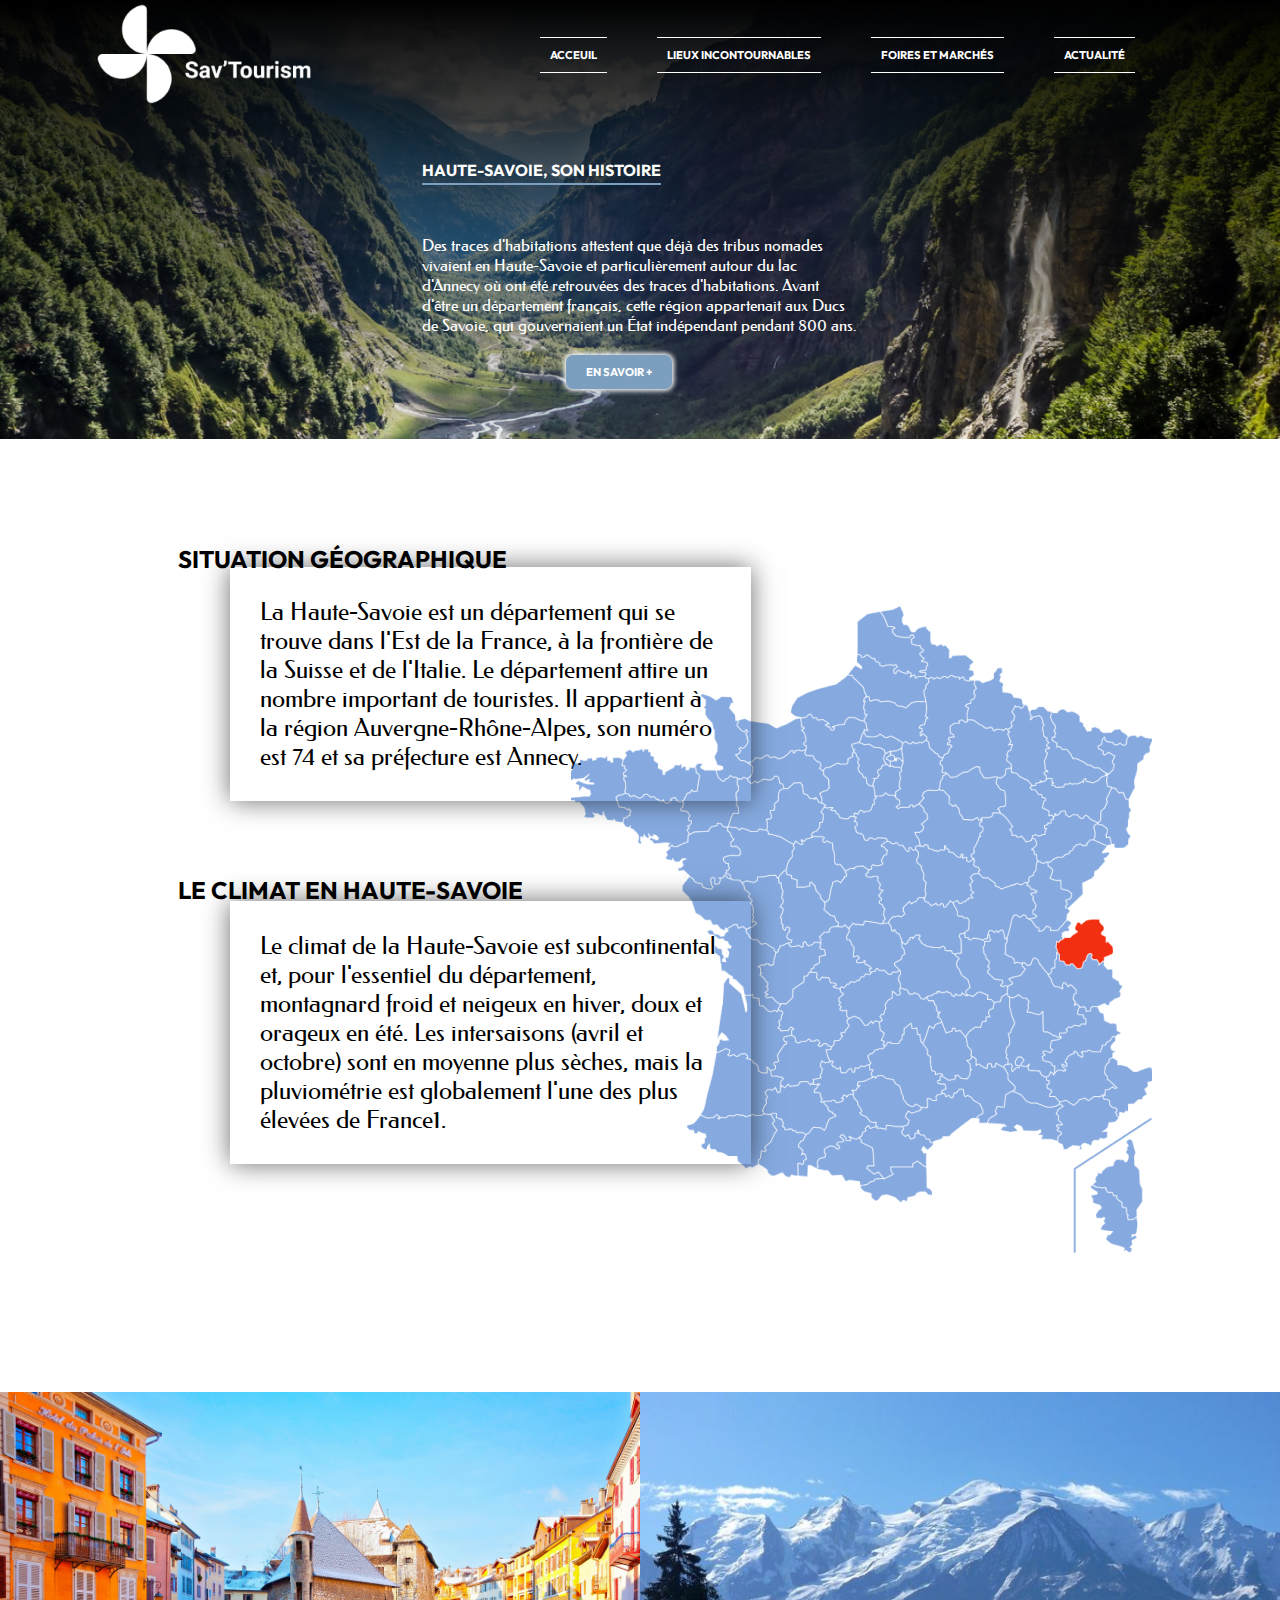
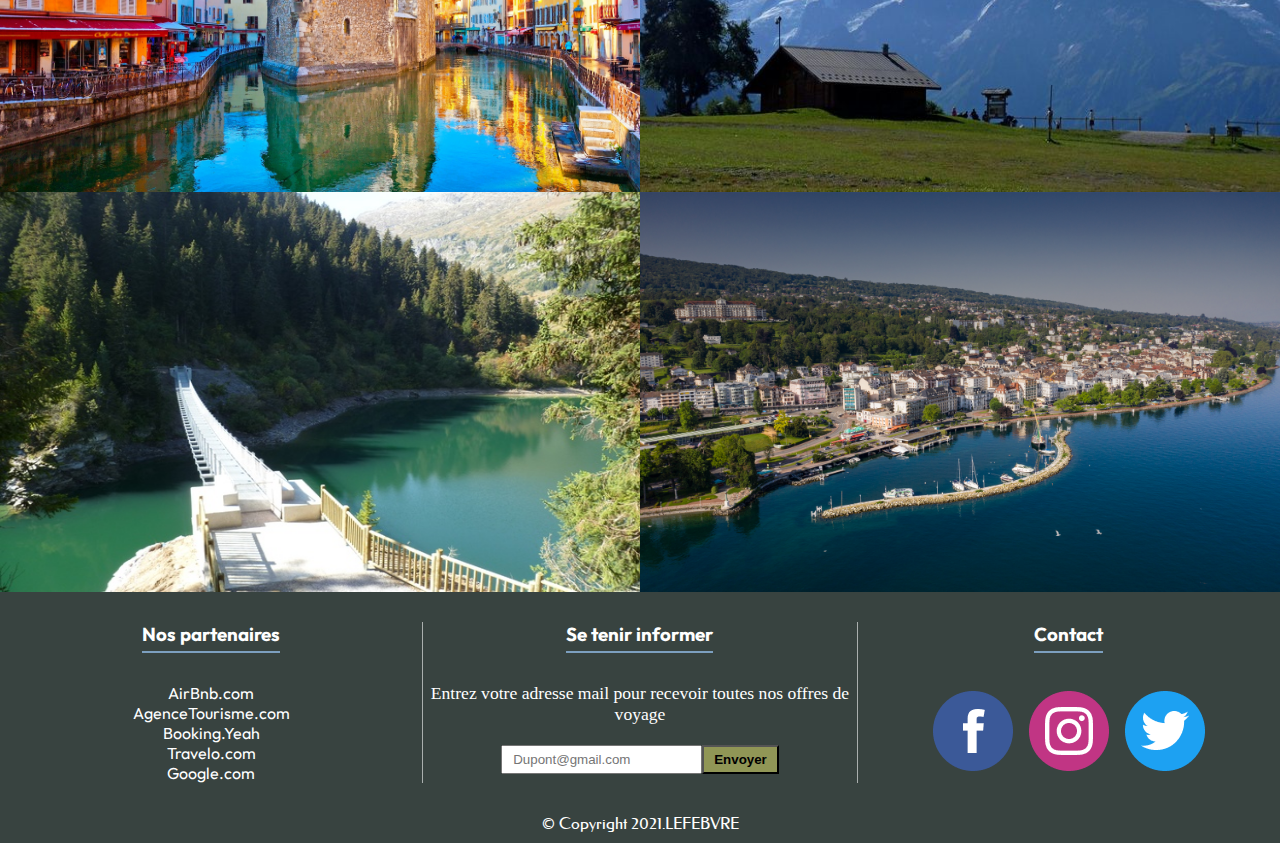
<file: index.html>
<!DOCTYPE html>
<html lang="fr">
<head>
    <meta charset="UTF-8">
    <meta http-equiv="X-UA-Compatible" content="IE=edge">
    <meta name="viewport" content="width=device-width, initial-scale=1.0">
    <link rel="stylesheet" href="./assets/css/style.css">
    <title>Sav'Tourism-Le meilleur de la Haute-Savoie-Acceuil</title>
</head>
<body>
    <header class="mediaSize">
        <div class="marginLR displayFlex">
            <figure id="headerFig">
                <img src="./assets/img/LogoSite 1.png" alt="logo">
            </figure>
            <nav class="displayFlex navMedia">
                <ul id="navUl" class="displayHiden">
                    <li><a href="index.html">Acceuil</a></li>
                    <li><a href="./pages/lieuxIncontournables.html">Lieux incontournables</a></li>
                    <li><a href="./pages/MarchesEtFoires.html">Foires et marchés</a></li>
                    <li><a href="./pages/actualite.html">Actualité</a></li>
                </ul>
            </nav>
        </div>
        <article>
            <h1>Haute-Savoie, son histoire</h1>
            <p>Des traces d'habitations attestent que déjà des tribus nomades vivaient en Haute-Savoie et particulièrement autour du lac d'Annecy où ont été retrouvées des traces d'habitations. Avant d'être un département français, cette région appartenait aux Ducs de Savoie, qui gouvernaient un État indépendant pendant 800 ans.</p>
            <a href="#">En savoir +</a>
        </article>
    </header>
    <main>
        <section id="infoRegion">
            <article>
                <h2>Situation géographique</h2>
                <p>La Haute-Savoie est un département qui se trouve dans l'Est de la France, à la frontière de la Suisse et de l'Italie. Le département attire un nombre important de touristes. Il appartient à la région Auvergne-Rhône-Alpes, son numéro est 74 et sa préfecture est Annecy.</p>
            </article>
            <article>
                <h2>Le climat en Haute-Savoie</h2>
                <p>Le climat de la Haute-Savoie est subcontinental et, pour l'essentiel du département, montagnard froid et neigeux en hiver, doux et orageux en été. Les intersaisons (avril et octobre) sont en moyenne plus sèches, mais la pluviométrie est globalement l'une des plus élevées de France1.</p>
            </article>
            <figure>
                <img src="./assets/img/hauteSavoiePos.png" alt="Carte france position Haute-savoie">
            </figure>
        </section>
        <section id="imgRegion">
            <figure><img src="./assets/img/annecy.jpg" alt=""></figure>
            <figure><img src="./assets/img/plaineJoux.jpg" alt=""></figure>
            <figure><img src="./assets/img/lacTempete.jpg"></figure>
            <figure><img src="./assets/img/evian.jpg" alt=""> </figure>
        </section>
    </main>
    <footer>
        <div id="footerMedia">
            <section id="partenaires">
                <h3>Nos partenaires</h3>
                <ul>
                    <li><a href="#">AirBnb.com</a></li>
                    <li><a href="#">AgenceTourisme.com</a></li>
                    <li><a href="#">Booking.Yeah</a></li>
                    <li><a href="#">Travelo.com</a></li>
                    <li><a href="#">Google.com</a></li>
                </ul>
            </section>
            <section id="mail">
                <h3>Se tenir informer</h3>
                <form>
                    <fieldset>
                        <legend>Entrez votre adresse mail pour recevoir toutes nos offres de voyage</legend>
                        <input type="email" placeholder="Dupont@gmail.com" "><input type="button" value="Envoyer">
                    </fieldset>
                </form>
            </section>
            <section >
                <h3>Contact</h3>
                <div id="contact">
                    <a href="#"><img src="./assets/img/icon/Facebook.png" alt="Facebook"></a>
                    <a href="#"><img src="./assets/img/icon/Instagram.png" alt="Instagram"></a>
                    <a href="#"><img src="./assets/img/icon/Twitter.png" alt="Twitter"></a>
                </div>
            </section>
        </div>
        <div>
            <p>© Copyright 2021.LEFEBVRE</p>
        </div>
    </footer>
    <script src="./assets/js/script.js"></script>
</body>
</html>
</file>
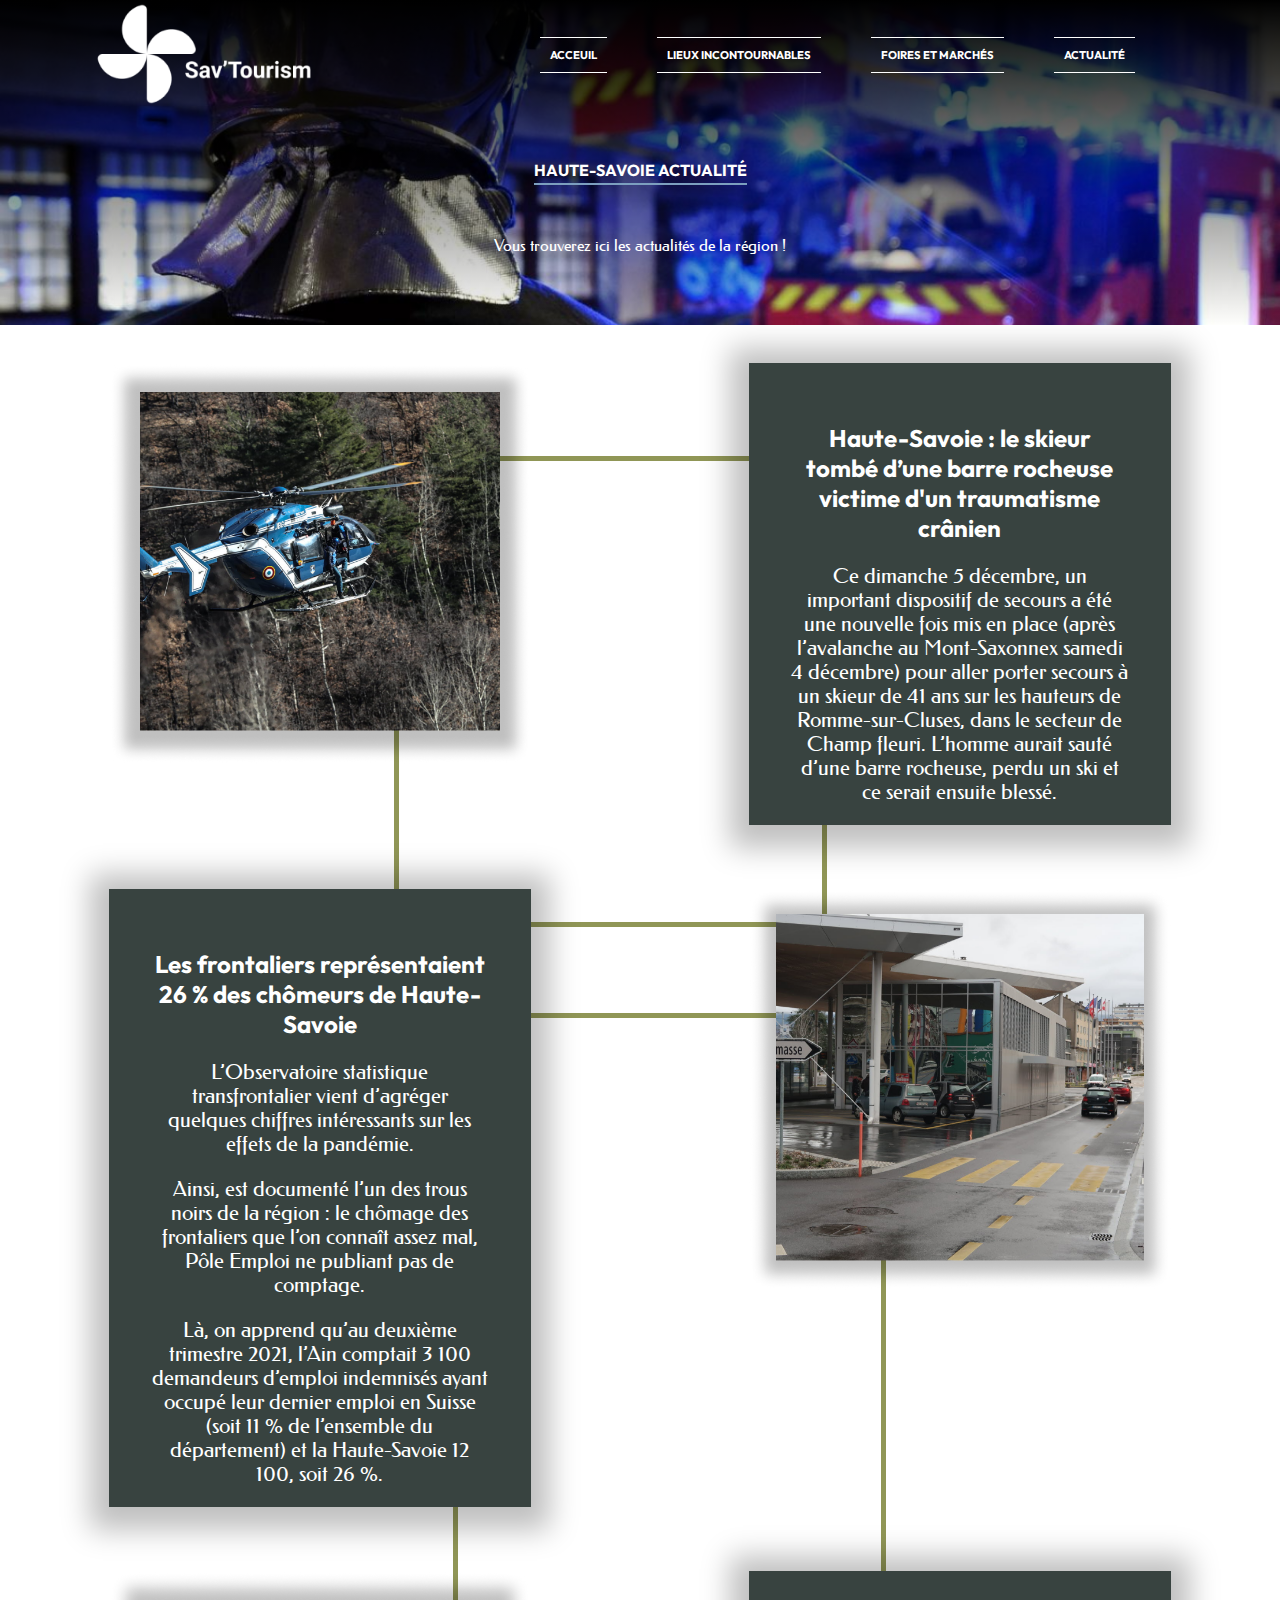
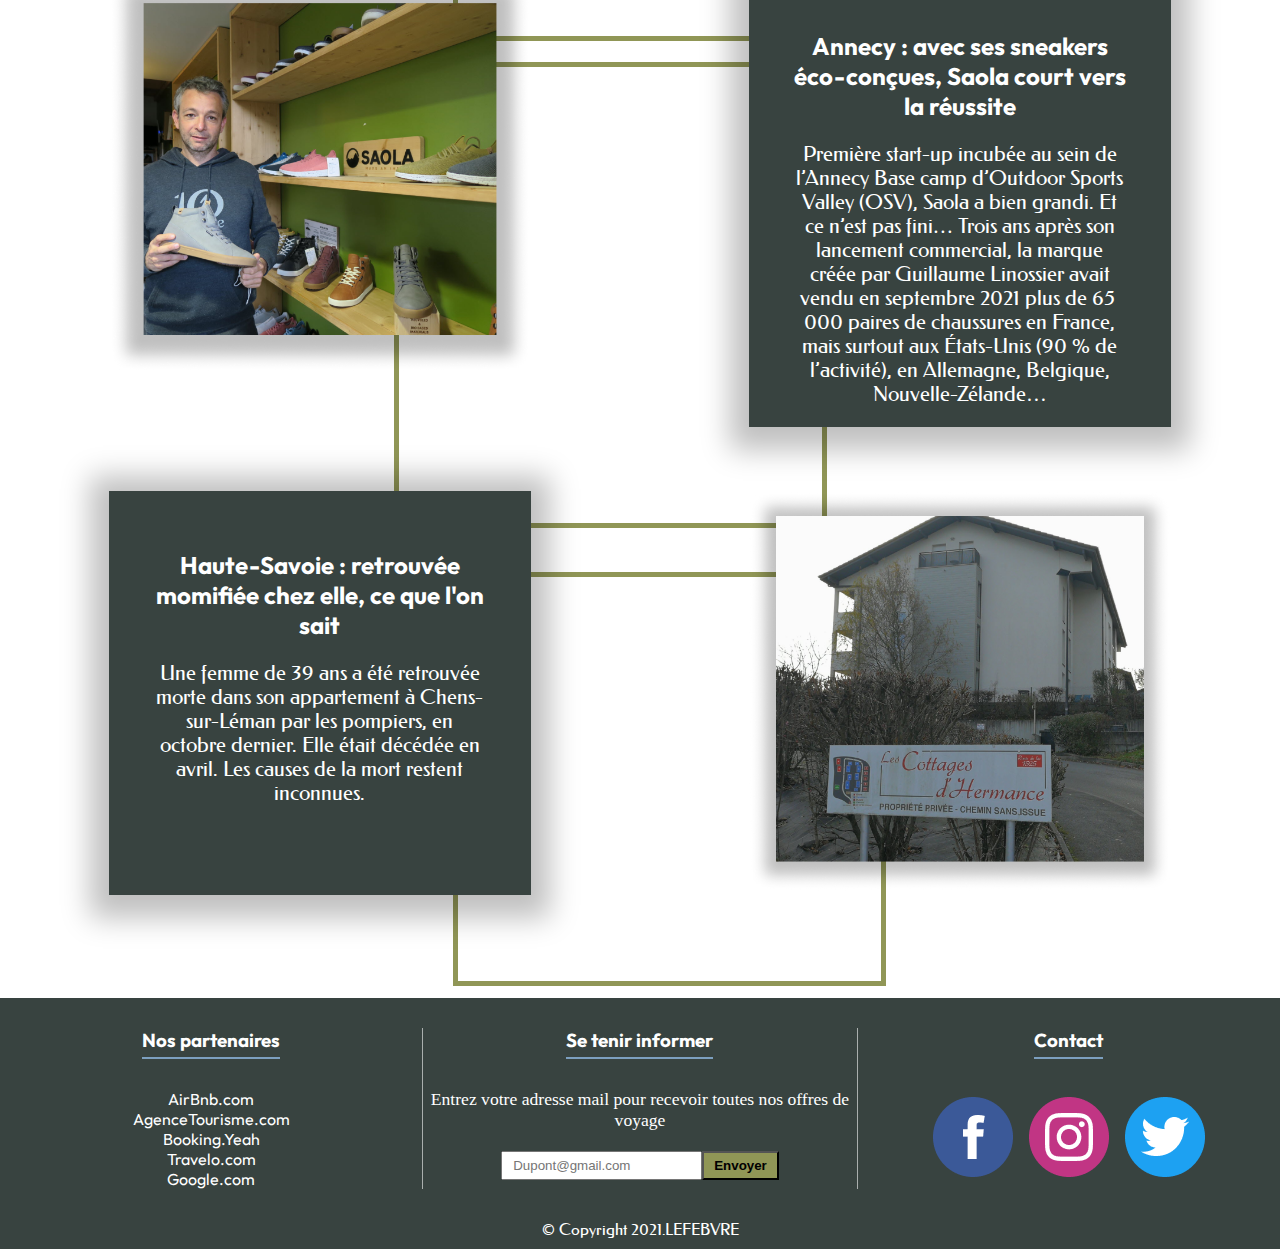
<file: pages/actualite.html>
<!DOCTYPE html>
<html lang="fr">
<head>
    <meta charset="UTF-8">
    <meta http-equiv="X-UA-Compatible" content="IE=edge">
    <meta name="viewport" content="width=device-width, initial-scale=1.0">
    <link rel="stylesheet" href="../assets/css/style.css">
    <title>Sav'Tourism-Le meilleur de la Haute-Savoie-Actualité</title>
</head>
<body>
    <header id="headerActu" class="mediaSize">
        <div class="marginLR displayFlex">
            <figure id="headerFig">
                <img src="../assets/img/LogoSite 1.png" alt="logo">
            </figure>
            <nav class="displayFlex navMedia">
                <ul>
                    <li><a href="../index.html">Acceuil</a></li>
                    <li><a href="./lieuxIncontournables.html">Lieux incontournables</a></li>
                    <li><a href="./MarchesEtFoires.html">Foires et marchés</a></li>
                    <li><a href="./actualite.html">Actualité</a></li>
                </ul>
            </nav>
        </div>
        <article class="textCenter">
            <h1>Haute-Savoie Actualité</h1>
            <p class="textCenter">Vous trouverez ici les actualités de la région !</p>
        </article>
    </header>
    <main id="mainActu">
        <section>
            <article>
                <figure class="figLeft"><img src="../assets/img/actu/helico.png" alt=""></figure>
                <div>
                    <h2>Haute-Savoie : le skieur tombé d’une barre rocheuse victime d'un traumatisme crânien</h2>
                    <p>Ce dimanche 5 décembre, un important dispositif de secours a été une nouvelle fois mis en place (après l’avalanche au Mont-Saxonnex samedi 4 décembre) pour aller porter secours à un skieur de 41 ans sur les hauteurs de Romme-sur-Cluses, dans le secteur de Champ fleuri. L’homme aurait sauté d’une barre rocheuse, perdu un ski et ce serait ensuite blessé.</p>
                    </div>
            </article>
            <article>
                <div>
                    <h2>Les frontaliers représentaient 26 % des chômeurs de Haute-Savoie</h2>
                    <p>L’Observatoire statistique transfrontalier vient d’agréger quelques chiffres intéressants sur les effets de la pandémie.</p>
                    <p>Ainsi, est documenté l’un des trous noirs de la région : le chômage des frontaliers que l’on connaît assez mal, Pôle Emploi ne publiant pas de comptage.</p>
                    <p>Là, on apprend qu’au deuxième trimestre 2021, l’Ain comptait 3 100 demandeurs d’emploi indemnisés ayant occupé leur dernier emploi en Suisse (soit 11 % de l’ensemble du département) et la Haute-Savoie 12 100, soit 26 %.</p>
                </div>
                <figure class="figRight"><img src="../assets/img/actu/frontalier.png" alt=""></figure>
            </article>
            <article>
                <figure class="figLeft"><img src="../assets/img/actu/chaussures.png" alt=""></figure>
                <div>
                    <h2>Annecy : avec ses sneakers éco-conçues, Saola court vers la réussite</h2>
                    <p>Première start-up incubée au sein de l’Annecy Base camp d’Outdoor Sports Valley (OSV), Saola a bien grandi. Et ce n’est pas fini… Trois ans après son lancement commercial, la marque créée par Guillaume Linossier avait vendu en septembre 2021 plus de 65 000 paires de chaussures en France, mais surtout aux États-Unis (90 % de l’activité), en Allemagne, Belgique, Nouvelle-Zélande…</p>
                    </div>
            </article>
            <article>
                <div>
                    <h2>Haute-Savoie : retrouvée momifiée chez elle, ce que l'on sait</h2>
                    <p>Une femme de 39 ans a été retrouvée morte dans son appartement à Chens-sur-Léman par les pompiers, en octobre dernier. Elle était décédée en avril. Les causes de la mort restent inconnues.</p>
                </div>
                <figure class="figRight"><img src="../assets/img/actu/mort.png" alt=""></figure>
            </article>
        </section>
    </main>
    <footer>
        <div id="footerMedia">
            <section id="partenaires">
                <h3>Nos partenaires</h3>
                <ul>
                    <li><a href="#">AirBnb.com</a></li>
                    <li><a href="#">AgenceTourisme.com</a></li>
                    <li><a href="#">Booking.Yeah</a></li>
                    <li><a href="#">Travelo.com</a></li>
                    <li><a href="#">Google.com</a></li>
                </ul>
            </section>
            <section id="mail">
                <h3>Se tenir informer</h3>
                <form>
                    <fieldset>
                        <legend>Entrez votre adresse mail pour recevoir toutes nos offres de voyage</legend>
                        <input type="email" placeholder="Dupont@gmail.com" "><input type="button" value="Envoyer">
                    </fieldset>
                </form>
            </section>
            <section >
                <h3>Contact</h3>
                <div id="contact">
                    <a href="#"><img src="../assets/img/icon/Facebook.png" alt="Facebook"></a>
                    <a href="#"><img src="../assets/img/icon/Instagram.png" alt="Instagram"></a>
                    <a href="#"><img src="../assets/img/icon/Twitter.png" alt="Twitter"></a>
                </div>
            </section>
        </div>
        <div>
            <p>© Copyright 2021.LEFEBVRE</p>
        </div>
    </footer>
</body>
</html>
</file>
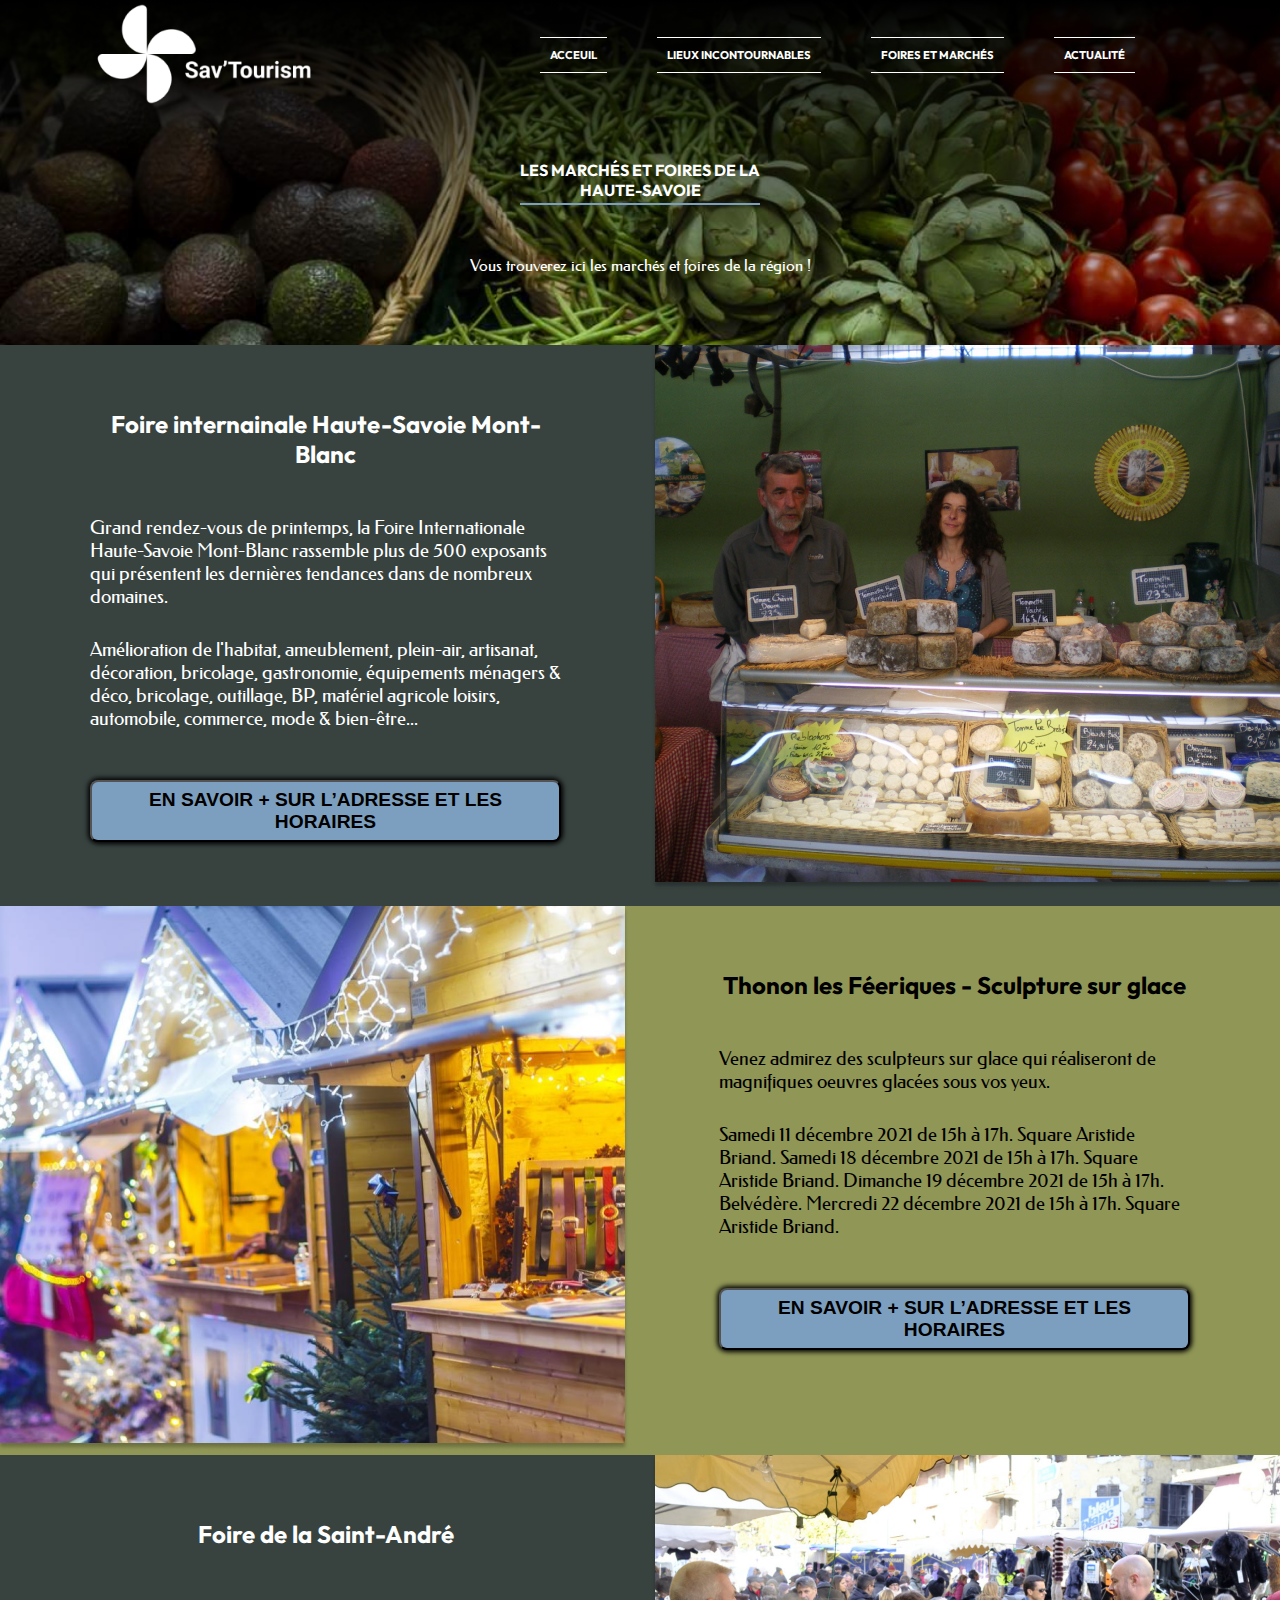
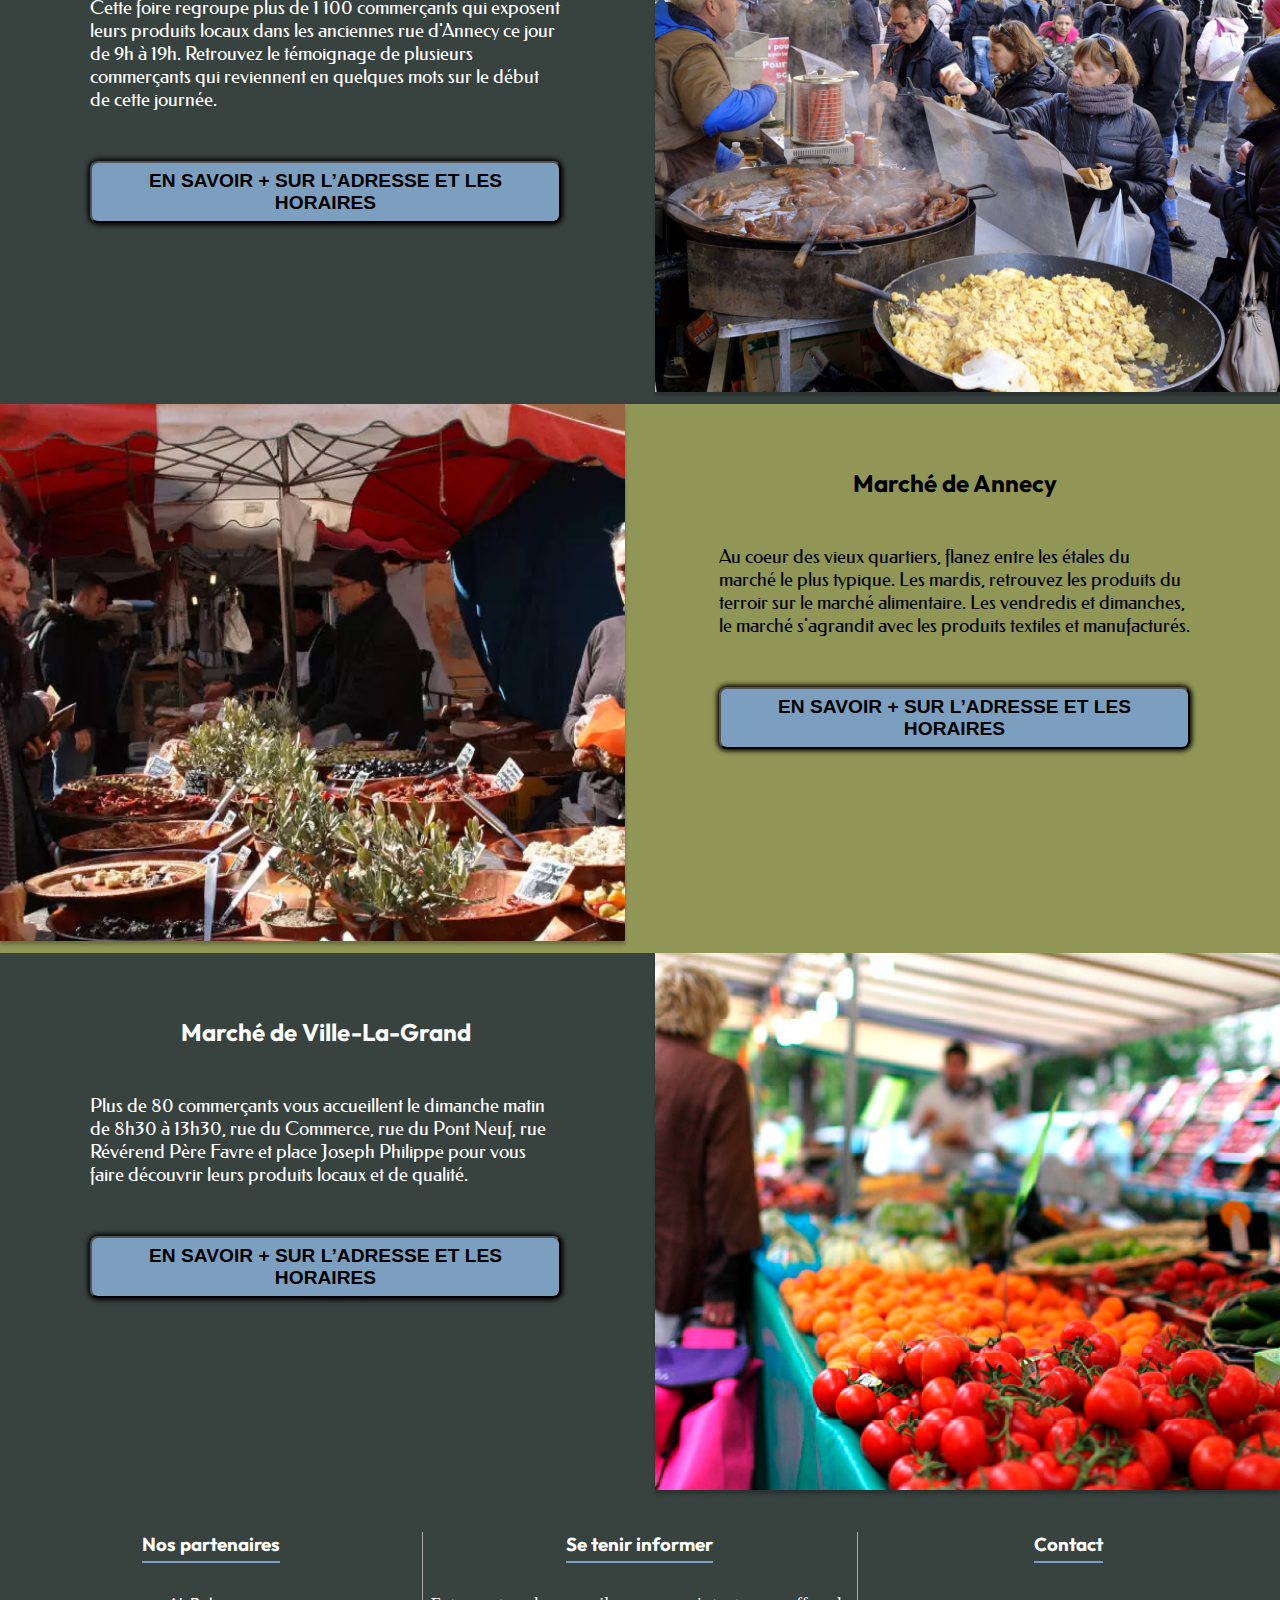
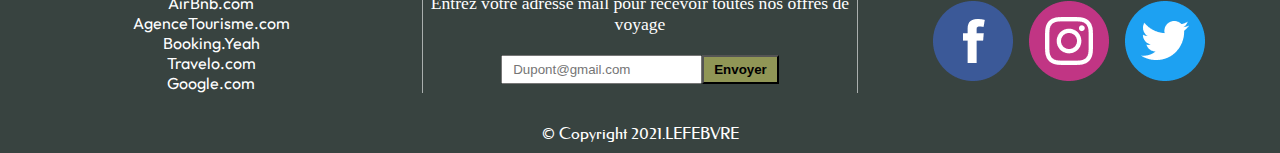
<file: pages/MarchesEtFoires.html>
<!DOCTYPE html>
<html lang="fr">
<head>
    <meta charset="UTF-8">
    <meta http-equiv="X-UA-Compatible" content="IE=edge">
    <meta name="viewport" content="width=device-width, initial-scale=1.0">
    <link rel="stylesheet" href="../assets/css/style.css">
    <title>Sav'Tourism-Le meilleur de la Haute-Savoie-Marchés et foires</title>
</head>
<body>
    <header id="headerFoires" class="mediaSize">
        <div class="marginLR displayFlex">
            <figure id="headerFig">
                <img src="../assets/img/LogoSite 1.png" alt="logo">
            </figure>
            <nav class="displayFlex navMedia">
                <ul>
                    <li><a href="../index.html">Acceuil</a></li>
                    <li><a href="./lieuxIncontournables.html">Lieux incontournables</a></li>
                    <li><a href="./MarchesEtFoires.html">Foires et marchés</a></li>
                    <li><a href="Actualite.html">Actualité</a></li>
                </ul>
            </nav>
        </div>
        <article class="textCenter">
            <h1>Les marchés et foires de la<br>haute-Savoie</h1>
            <p class="textCenter">Vous trouverez ici les marchés et foires de la région !</p>
        </article>
    </header>
    <main id="mainFoires">
       <section>
           <article class="darken">
                <div class="textArticle">
                    <h2 class="textCenter articleHide">Foire internainale Haute-Savoie Mont-Blanc</h2>
                    <p class="articleHide">Grand rendez-vous de printemps, la Foire Internationale Haute-Savoie Mont-Blanc rassemble plus de 500 exposants qui présentent les dernières tendances dans de nombreux domaines.</p>
                    <p class="articleHide">Amélioration de l'habitat, ameublement, plein-air, artisanat, décoration, bricolage, gastronomie, équipements ménagers & déco, bricolage, outillage, BP, matériel agricole loisirs, automobile, commerce, mode & bien-être...</p>
                    <button class="btn-adresse">en savoir + sur l’Adresse et les horaires</button>
                </div>
                <div class="articleAside">
                    <div class="visibilityHide visibilityDesktopHide adresseBlock">
                        <h3>Horaires</h3>
                        <p>Du lundi au vendredi : 8h00 - 19h<br>Le samedi et dimanche :9h-18h</p>
                        <h3>Adresse :</h3>
                        <p>
                            Rochexpo<br>
                            59 rue des Centaures<br>               
                            74800 La Roche-sur-Foron
                        </p>
                    </div>
                    <figure><img src="../assets/img/foires/foireMtBlanc.png" alt="Image foire Mont Blanc"></figure>
                </div>
           </article>
           <article class="light">
                <div class="textArticle">
                    <h2 class="textCenter articleHide">Thonon les Féeriques - Sculpture sur glace</h2>
                    <p class="articleHide">Venez admirez des sculpteurs sur glace qui réaliseront de magnifiques oeuvres glacées sous vos yeux.</p>
                    <p class="articleHide">Samedi 11 décembre 2021 de 15h à 17h. Square Aristide Briand. Samedi 18 décembre 2021 de 15h à 17h. Square Aristide Briand. Dimanche 19 décembre 2021 de 15h à 17h. Belvédère. Mercredi 22 décembre 2021 de 15h à 17h. Square Aristide Briand.</p>
                    <button class="btn-adresse" href="#">en savoir + sur l’Adresse et les horaires</button class="btn-adresse">
                </div>
                <div class="articleAside">
                    <div class="visibilityHide visibilityDesktopHide adresseBlock">
                        <h3>Horaires</h3>
                        <p>Du lundi au vendredi : 8h00 - 19h<br>
                            Le samedi et dimanche :9h-18h</p>
                        <h3>Adresse :</h3>
                        <p>Parc du Belvédère,<br>
                            74200 Thonon-les-Bains, France.</p>
                    </div>
                    <figure><img src="../assets/img/foires/foireThonon.png" alt="Image foire Thonon"></figure>
                </div>
           </article>
           <article class="darken">
                <div class="textArticle">
                    <h2 class="textCenter articleHide">Foire de la Saint-André</h2>
                    <p class="articleHide">Cette foire regroupe plus de 1 100 commerçants qui exposent leurs produits locaux dans les anciennes rue d'Annecy ce jour de 9h à 19h. Retrouvez le témoignage de plusieurs commerçants qui reviennent en quelques mots sur le début de cette journée.</p>
                    <button class="btn-adresse" href="#">en savoir + sur l’Adresse et les horaires</button class="btn-adresse">
                </div>
                <div class="articleAside">
                    <div class="visibilityHide visibilityDesktopHide adresseBlock">
                        <h3>Horaires</h3>
                        <p>De 9h à 19h</p>
                        <h3>Adresse :</h3>
                        <p>1 rue Jean Jaurès Centre Bonlieu Annecy<br>
                            74000 Annecy
                        </p>
                    </div>
                    <figure><img src="../assets/img/foires/foireAndre.png" alt="Image foire St André"></figure>
                </div>
           </article>
           <article class="light">
                <div class="textArticle">
                    <h2 class="textCenter articleHide">Marché de Annecy</h2>
                    <p class="articleHide">Au coeur des vieux quartiers, flanez entre les étales du marché le plus typique. Les mardis, retrouvez les produits du terroir sur le marché alimentaire. Les vendredis et dimanches, le marché s'agrandit avec les produits textiles et manufacturés.</p>
                    <button class="btn-adresse" href="#">en savoir + sur l’Adresse et les horaires</button class="btn-adresse">
                </div>
                <div class="articleAside">
                    <div class="visibilityHide visibilityDesktopHide adresseBlock">
                        <h3>Horaires</h3>
                        <p>De 7h à 13h</p>
                        <h3>Adresse :</h3>
                        <p>Quai de l'Évêché, 74000 Annecy</p>
                    </div>
                    <figure><img src="../assets/img/foires/foireAnnecy.png" alt="Image foire Annecy"></figure>
                </div>
           </article>
           <article class="darken">
                <div class="textArticle">
                    <h2 class="textCenter articleHide">Marché de Ville-La-Grand</h2>
                    <p class="articleHide">Plus de 80 commerçants vous accueillent le dimanche matin de 8h30 à 13h30, rue du Commerce, rue du Pont Neuf, rue Révérend Père Favre et place Joseph Philippe pour vous faire découvrir leurs produits locaux et de qualité.</p>
                    <button class="btn-adresse" href="#">en savoir + sur l’Adresse et les horaires</button class="btn-adresse">
                </div>
                <div class="articleAside">
                    <div class="visibilityHide visibilityDesktopHide adresseBlock">
                        <h3>Horaires</h3>
                        <p>De 8h30 à 13h30</p>
                        <h3>Adresse :</h3>
                        <p>rue du Commerce, rue du Pont Neuf, rue Révérend Père Favre et place Joseph Philippe<br>
                            74100 Ville-La-Grand</p>
                    </div>
                    <figure><img src="../assets/img/foires/marcheVlg.png" alt="Image marché VLG"></figure>
                </div>
        </article>
       </section>
    </main>
    <footer>
        <div id="footerMedia">
            <section id="partenaires">
                <h3>Nos partenaires</h3>
                <ul>
                    <li><a href="#">AirBnb.com</a></li>
                    <li><a href="#">AgenceTourisme.com</a></li>
                    <li><a href="#">Booking.Yeah</a></li>
                    <li><a href="#">Travelo.com</a></li>
                    <li><a href="#">Google.com</a></li>
                </ul>
            </section>
            <section id="mail">
                <h3>Se tenir informer</h3>
                <form>
                    <fieldset>
                        <legend>Entrez votre adresse mail pour recevoir toutes nos offres de voyage</legend>
                        <input type="email" placeholder="Dupont@gmail.com" "><input type="button" value="Envoyer">
                    </fieldset>
                </form>
            </section>
            <section >
                <h3>Contact</h3>
                <div id="contact">
                    <a href="#"><img src="../assets/img/icon/Facebook.png" alt="Facebook"></a>
                    <a href="#"><img src="../assets/img/icon/Instagram.png" alt="Instagram"></a>
                    <a href="#"><img src="../assets/img/icon/Twitter.png" alt="Twitter"></a>
                </div>
            </section>
        </div>
        <div>
            <p>© Copyright 2021.LEFEBVRE</p>
        </div>
    </footer>
    <script src="../assets/js/script.js"></script>
</body>
</html>
</file>
<file: assets/css/style.css>
@import url(./fontFamily.css);

* {
    margin: 0;
    padding: 0;
}
ul {
    list-style: none;
}
a {
    text-decoration: none;
    color: #fff;
}
p { 
    font-family: 'Federo';
}
h1, h2, h3, a {
    font-family: 'Outfit', sans-serif;
}
.displayFlex {
    display: flex;
}
.marginLR {
    margin: 0 10%;
}
.textCenter {
    text-align: center;
}

/**************  ACCEUIL ************/


/**************  HEADER **********/

header {
    position: relative;
    background: linear-gradient(#000, rgba(0, 0, 0, 0));
}
header::after {
    position: absolute;
    z-index: -10;
    content: '';
    background: center/ cover no-repeat url(../img/fondHeaderAcceuil.png);
    height: 100%;
    width: 100%;
    top: 0;
    left: 0;
}
header > div {
    justify-content: space-between;
}
nav {
    flex-direction: column;
    justify-content: center;
}
nav > ul {
    display: flex;
}
nav > ul > li > a {
    display: block;
    padding: 10px;
    text-align: center;
    text-transform: uppercase;
    font-weight: 700;
    margin-right: 50px;
    border-top: 1px solid #fff;
    border-bottom: 1px solid #fff;
    transition: 400ms ease-in-out;
}
nav > ul > li > a:hover {
    transform: scale(1.1);
    box-shadow: inset 0 0 8px white;
}
header > article {
    color: #fff;
    margin: 0 33%;
    padding-bottom: 50px;
}
header > article > h1 {
    padding-bottom: 3px;
    display: inline-block;
    font-size: 1.5rem;
    text-transform: uppercase;
    margin: 50px 0;
    border-bottom: 2px solid #7C9FBF;
    
}
header > article > p {
    font-size: 1.3rem;
    padding-bottom: 20px;
    font-weight: 500;
}
header > article > a {
    background-color: #7C9FBF;
    border-radius: 7px;
    margin: 0 33%;
    display: inline-block;
    padding: 10px 20px;
    text-transform: uppercase;
    font-weight: 700;
    color: #fff;
    transition: 300ms ease-in-out;
    
    box-shadow: 0 0 5px 2px #fff;
}
header > article > a:hover {
    transform: scale(1.01);
    background-color: rgba(255, 255, 255, 0.582);
    color: #000;
    box-shadow: 0 0 5px 2px #000;
}



/*************** MAIN ***********/


/********** SECTION 1 ********/

#infoRegion {
    position: relative;
    padding: 10%;
}
#infoRegion > article {
    width: 45%;
    position: relative;
    margin-left: 10%;
    padding: 30px;
    margin-bottom: 100px;
    box-shadow: 0 0 25px  rgba(0, 0, 0, 0.582);
}
#infoRegion > article > h2 {
    position: absolute;
    top: -10%;
    left: -10%;
    font-size: 1.5rem;
    text-transform: uppercase;
}
#infoRegion > article > p {
    font-size: 1.5rem;
}
#infoRegion > figure {
    position: absolute;
    top: 17%;
    right: 10%;
    
}


#imgRegion {
    display: grid;
    grid-template-columns: repeat(2, 1fr);
    grid-template-rows: 400px 400px;
}
#imgRegion > figure > img {
    height: 100%;
    width: 100%;
}




/********** FOOTER **********/

footer {
    color: #fff;
    background-color: #384340;
    padding: 30px 0 10px 0;
}
footer a {
    transition: 200ms ease-in-out;
}
footer a:hover {
    opacity: 0.7;
    color: #909656;

}
footer > div > section > h3 {
    padding-bottom: 5px;
    margin-bottom: 30px;
    display: inline-block;
    border-bottom: 2px solid #7C9FBF;
}
footer > div:first-child {
    display: flex;
    justify-content: space-between;
    padding-bottom: 30px;
}
footer > div:first-child > section {
    width: 33%;
    text-align: center;
}
footer > div:first-child > section:first-child {
    border-right: 1px solid rgba(255, 255, 255, 0.575);
}
footer > div:first-child > section:last-child {
    border-left: 1px solid rgba(255, 255, 255, 0.575);
}
#mail > form > fieldset {
    border: none;
}
#mail > form > fieldset > legend {
    font-size: 1.1rem;
    padding-bottom: 20px;
}
#mail > form > fieldset > input {
    padding: 5px 10px;
}
#mail > form > fieldset > input[type="button"] {

    font-weight: 700;
    background-color: #909656;
}
#mail > form > fieldset > input[type="button"]:hover {
    opacity: 0.7;
}
#contact {
    display: flex;
    justify-content: center;
}
#contact > figure > img {
    width: 100%;
}
footer > div:last-child {
    text-align: center;
}



/********** SECOND PAGE  LIEUX INCONTOURNABLES ********/

#headerLieux::after {
    
    background: center/ cover no-repeat url(../img/aiguilles-de-chamonix-hiver.jpg);
}
#headerLieux {
    margin-bottom: 10px;
    box-shadow: 0 10px 0 rgba(0, 0, 0, 0.582);
}
#headerLieux > article {
    width:100%;
    margin: 0;
}
#mainLieux > section {
    color: #fff;
    height: 100vh; 
    box-sizing: border-box;
    display: flex;
    align-items: center;
    justify-content: center;
    text-align: center; 
    flex-direction: column;
    padding: 2vw;
    background-size: cover;
    background-repeat: no-repeat;
    background-attachment: fixed;
    font-size: 4vw;
}
#mainLieux > section:first-of-type {
    background-image: url(../img/evian.jpg);
}
#mainLieux > section:nth-of-type(2) {
    background-image: url(../img/samoens-photo1.jpg);
}
#mainLieux > section:nth-of-type(3) {
    background-image: url(../img/Sixt-Fer-A-Cheval.jpg);
}
#mainLieux > section:nth-of-type(4) {
    background-image: url(../img/annecy.jpg);
}
#mainLieux > section:nth-of-type(5) {
    background-image: url(../img/aiguilles-de-chamonix-hiver.jpg);
}
#mainLieux > section:nth-of-type(6) {
    background-image: url(../img/Monument_des_Glières.jpg);
}
#mainLieux > section:nth-of-type(7) {
    background-image: url(../img/lacTempete.jpg);
}
#mainLieux > section:nth-of-type(8) {
    background-image: url(../img/vueSaleve.jpg);
}
#mainLieux > section:nth-of-type(9) {
    background-image: url(../img/plaineJoux.jpg);
}
#mainLieux > section:nth-of-type(10) {
    background-image: url(../img/fantasticable_chatel.jpg);
}
#mainLieux > section > h2{
    padding: 20px;
    z-index: 100;
    position: relative;
}
#mainLieux > section > h2::after{
    z-index: -1;
    content: "";
    position: absolute;
    height: 100%;
    width: 100%;
    top: 0;
    left: 0;
    border-radius: 10%;
    background-color: rgba(0, 0, 0, 0.582);
}



/*********** THIRD PAGE MARCHES ET FOIRES *********/


.displayHide {
    display: none;
}
.adresseBlock {
    background-color: rgba(0, 0, 0, 0.596);
    position: absolute;
    height: 100%;
    width: 100%;
    top: 0;
    left: 0;
    font-size: 1.3rem;
    text-align: center;
    transition: 300ms ease-in-out;
}
.adresseBlock > h3 {
    margin: 10% 0;
}
.articleAside {
    position: relative;
}
#headerFoires::after {
    background: center/ cover no-repeat url(../img/foires/coverHeader.png);
}
#headerFoires > article {
    width:100%;
    margin: 0;
}
#mainFoires > section > article {
    display: flex;
}
#mainFoires > section > article > .textArticle {
    padding: 5% 7%;
}
#mainFoires > section > article > .textArticle > h2 {
    padding-bottom: 10%;
}
#mainFoires > section > article > .textArticle > p {
    font-size: 1.2rem;
    padding-bottom: 30px;
}
#mainFoires > section > article > .textArticle > button {
    margin-top: 20px;
    display: inline-block;
    background-color: #7C9FBF;
    border-radius: 8px;
    color: #000;
    padding:  7px 14px;
    text-transform: uppercase;
    font-weight: 700;
    font-size: 1.2rem;
    transition: 300ms ease-in-out;
    box-shadow: 0 0 5px 2px #000;
}
#mainFoires > section > article > div > a:hover {
    opacity: 0.7;
    color: #fff;
    background-color: rgba(0, 0, 0, 0.582);
    box-shadow: 0 0 5px 2px #fff;
}
.darken {
    color: #fff;
    background-color: #384340;
}
.light {
    background-color: #909656;
    flex-direction: row-reverse;
}
.light .adresseBlock {
    
    color: #fff;
}
.visibilityDesktopHide {
    opacity: 0;
    visibility: hidden;
}
.visibilityDesktopYes {
    visibility: visible;
    opacity: 1;
    transition: opacity 3s visibility 3s;
}



/*************** FOUR PAGE ACTUALITE ***************/

#headerActu::after {
    background: center/ cover no-repeat url(../img/actu/actuCover.png);
}
#mainActu {
    padding: 3% 0;
}
#mainActu > section > article {
    display: flex;
    justify-content: space-around;
    color: #fff;
    margin-bottom: 5%;
}
#mainActu > section > article > div {
    width: 33%;
    background-color: #384340;
    padding-top: 3%;
    box-shadow: 0px 4px 27px 19px rgba(0, 0, 0, 0.25);
}
#mainActu > section > article > div > h2, #mainActu > section > article > div > p {
    text-align: center;
    margin: 5% 10%;
}
#mainActu > section > article > div > p {
    font-size: 1.3rem;
}
#mainActu > section > article > figure {
    position: relative;
    width: 33%;
}
.figLeft::after {
    z-index: -10;
    position: absolute;
    content: "";
    height: 100%;
    width: 100%;
    top: 20%;
    right: -70%;
    border: 5px solid #909656;
}
.figRight::before {
    z-index: -10;
    position: absolute;
    content: "";
    height: 100%;
    width: 100%;
    top: 20%;
    left: -70%;
    border: 5px solid #909656;
}
#mainActu > section > article > figure > img {
    width: 100%;
}


/******** MEDIAS QUERIES ***********/

@media screen and (max-width: 1400px) {
    .marginLR {
        margin: 0;
        justify-content: space-around;
    }
    header {
        font-size: 0.7rem;
    }
    #headerFig {
        width: 20%;
    }
    #headerFig > img {
        width: 100%;
    }
    header > article > h1, header > article > p {
        font-size: 1rem;
    }
    #infoRegion > figure {
        z-index: -10;
    }
    #mainFoires {
        font-size: 1rem;
    }
}
@media screen and (max-width: 1050px) {
    #mainFoires > section > article > div:first-child {
        padding: 3% 4%;
    }
    #mainFoires > section > article > div > p {
        font-size: 1rem;
    }
    #mainFoires > section > article > div > a {
        font-size: 0.7rem;
    }
}
@media screen and (max-width: 920px) {
    #mainFoires > section > article > figure > img, .articleAside >figure > img {
        width: 50vw;
        margin: 30% 0;
    }
    .adresseBlock{
        margin: 0;
    }
}
@media screen and (max-width: 850px) {
    
    .marginLR {
        justify-content: space-between;
    }
    header > article {
        margin: 0;
        padding: 0 5% 3% 5%;
        text-align: center;
    }
    #infoRegion > article {
        width: 80%;
        margin: 0 0 5% 0;
    }
    #infoRegion > article > h2 {
        position: relative;
        text-align: center;
        font-size: 1rem;
        margin-bottom: 1rem;
    }
    #infoRegion > article > p {
        font-size: 1rem;
        font-weight: 600;
    }
    #infoRegion > figure {
        width: 50%;
    }
    
    #infoRegion > figure > img {
        width: 100%;
    }
    nav > ul > li > a {
        margin-right: 10px;
    }
    #imgRegion {
        display: block;
    }
    #footerMedia {
        flex-direction: column;
        align-items: center;
    }
    #footerMedia > section {
        width: initial;
        padding-bottom: 3%;
        border: none;
        border-bottom: 1px solid rgba(255, 255, 255, 0.575);
    }
    #headerLieux > article, #headerFoires > article {
        width: initial;
    }
    #mainActu > section > article {
        flex-direction: column;
        align-items: center;
    }
    #mainActu > section > article > figure {
        width: 50%;
    }
    #mainActu > section > article > figure::after, #mainActu > section > article > figure::before {
        top: 0; 
        right: 0;
        left: 0;
        bottom: 0;
    }
    #mainActu > section > article > div {
        width: initial;
    }

}
@media screen and (max-width: 600px) {
    .marginLR{
        padding-top: 2%;
        justify-content: space-around;    
    }
    #headerFig {
        width: 33%;
        margin-bottom: 20px;
    }
    .navMedia, .marginLR {
        align-items: center;
        flex-direction: column;
    }
    .navMedia > ul {
        flex-direction: column;
    }
    .navMedia > ul > li:first-child > a {
        border-bottom: none;
    }
    .navMedia > ul > li:last-child > a, .navMedia > ul > li:nth-of-type(3) > a  {
        border-top: none;
    }
}
@media screen and (max-width: 400px) {
    
    #infoRegion > figure {
        top: 35%;
        right: 10%;
    }
    #contact > a > img{
        width: 50px;
    }
    .darken {
        background-color: #384340a6;
    }
    .light {
        background-color: #909656bb;

    }
    #mainFoires > section > article {
        text-align: center;
        position: relative;
    }
    .articleAside > figure {
        height: 100%;
    }
    #mainFoires > section > article > figure, .articleAside {
        z-index: -1;
        position: absolute;
        top: 0;
        height: 100%;
        width: 100%;
    }
    #mainFoires > section > article > figure, .articleAside .adresseBlock {
        font-size: 1rem;
    }
    #mainFoires > section > article > figure, .articleAside .adresseBlock > h3 {
        margin: 5% 0;
    }
    #mainFoires > section > article > figure > img, .articleAside > figure > img{
        margin: 0;
        width: 100%;
        height: 100%;
    }
    .visibilityHide {
        opacity: 0;
        visibility: hidden;
    }
    .visibilityYes {
        visibility: visible;
        opacity: 1;
        transition: opacity 3s visibility 3s;
    }
}
</file>
